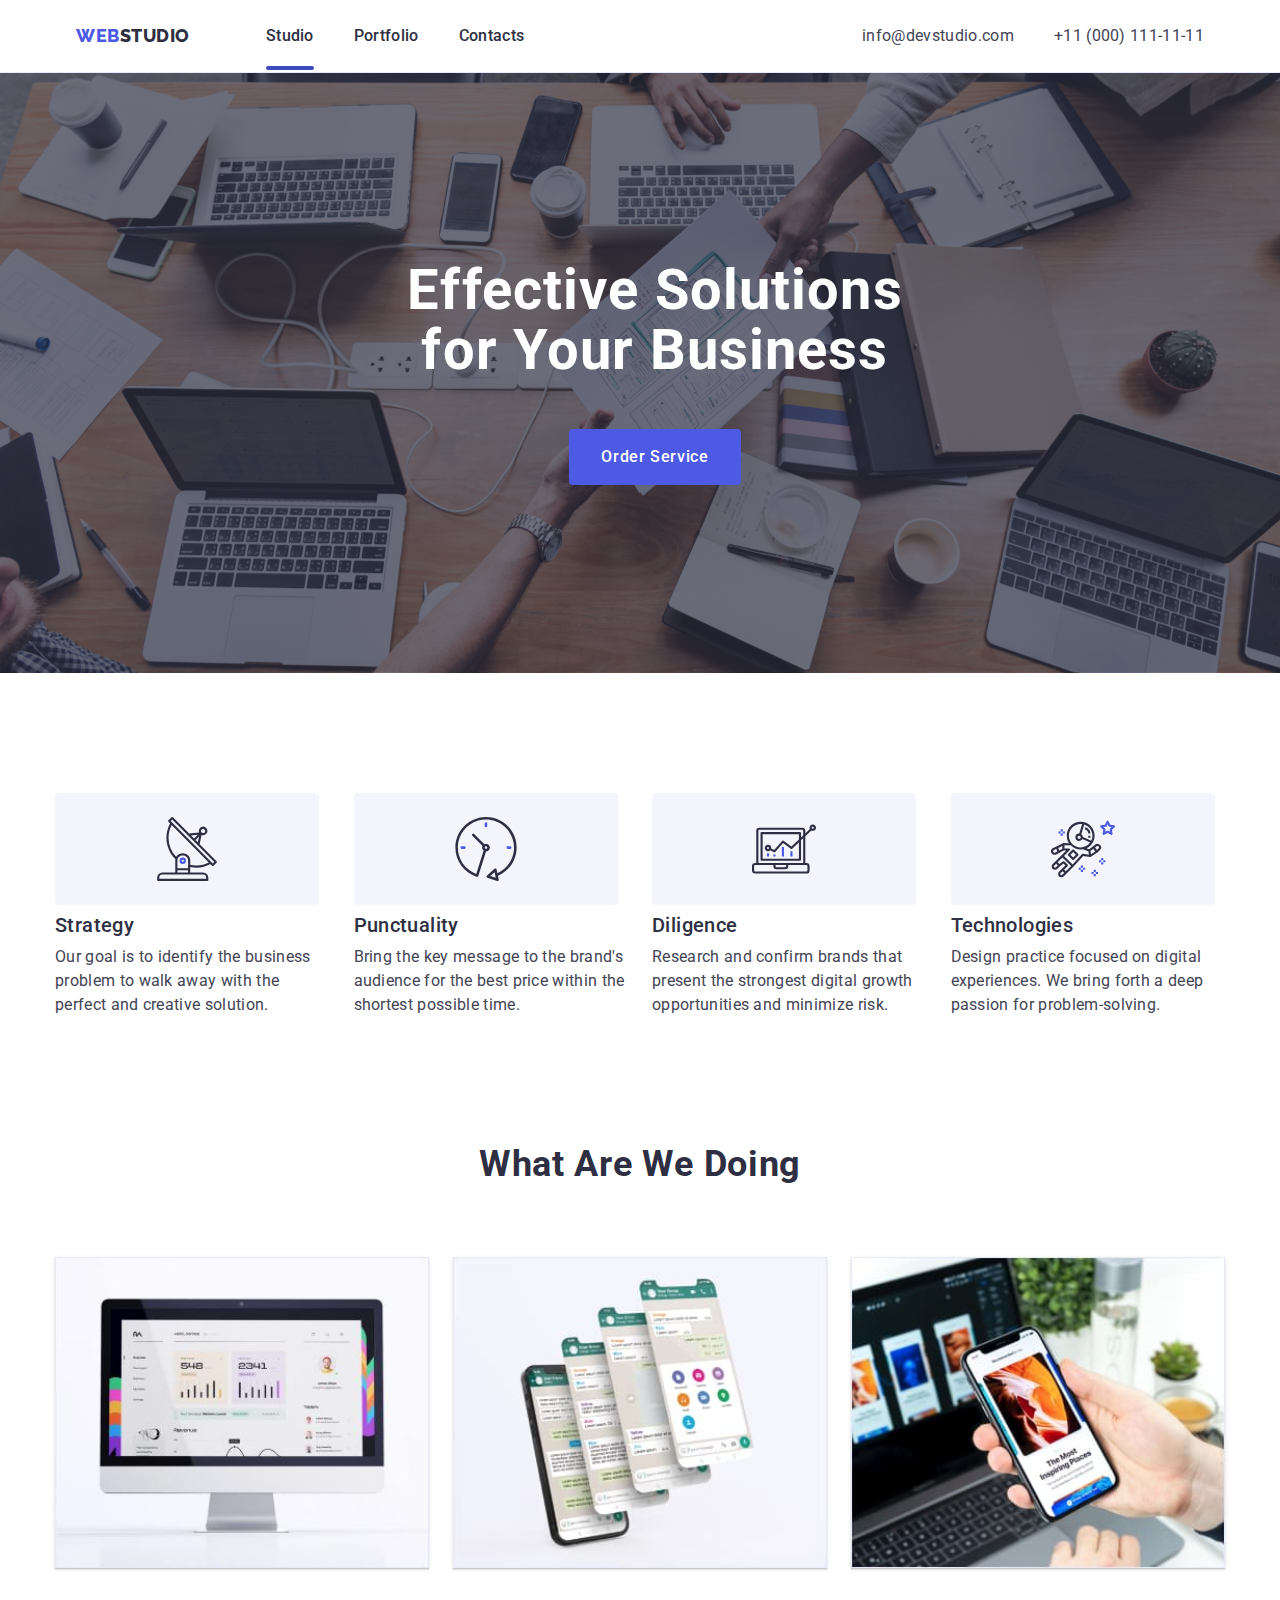
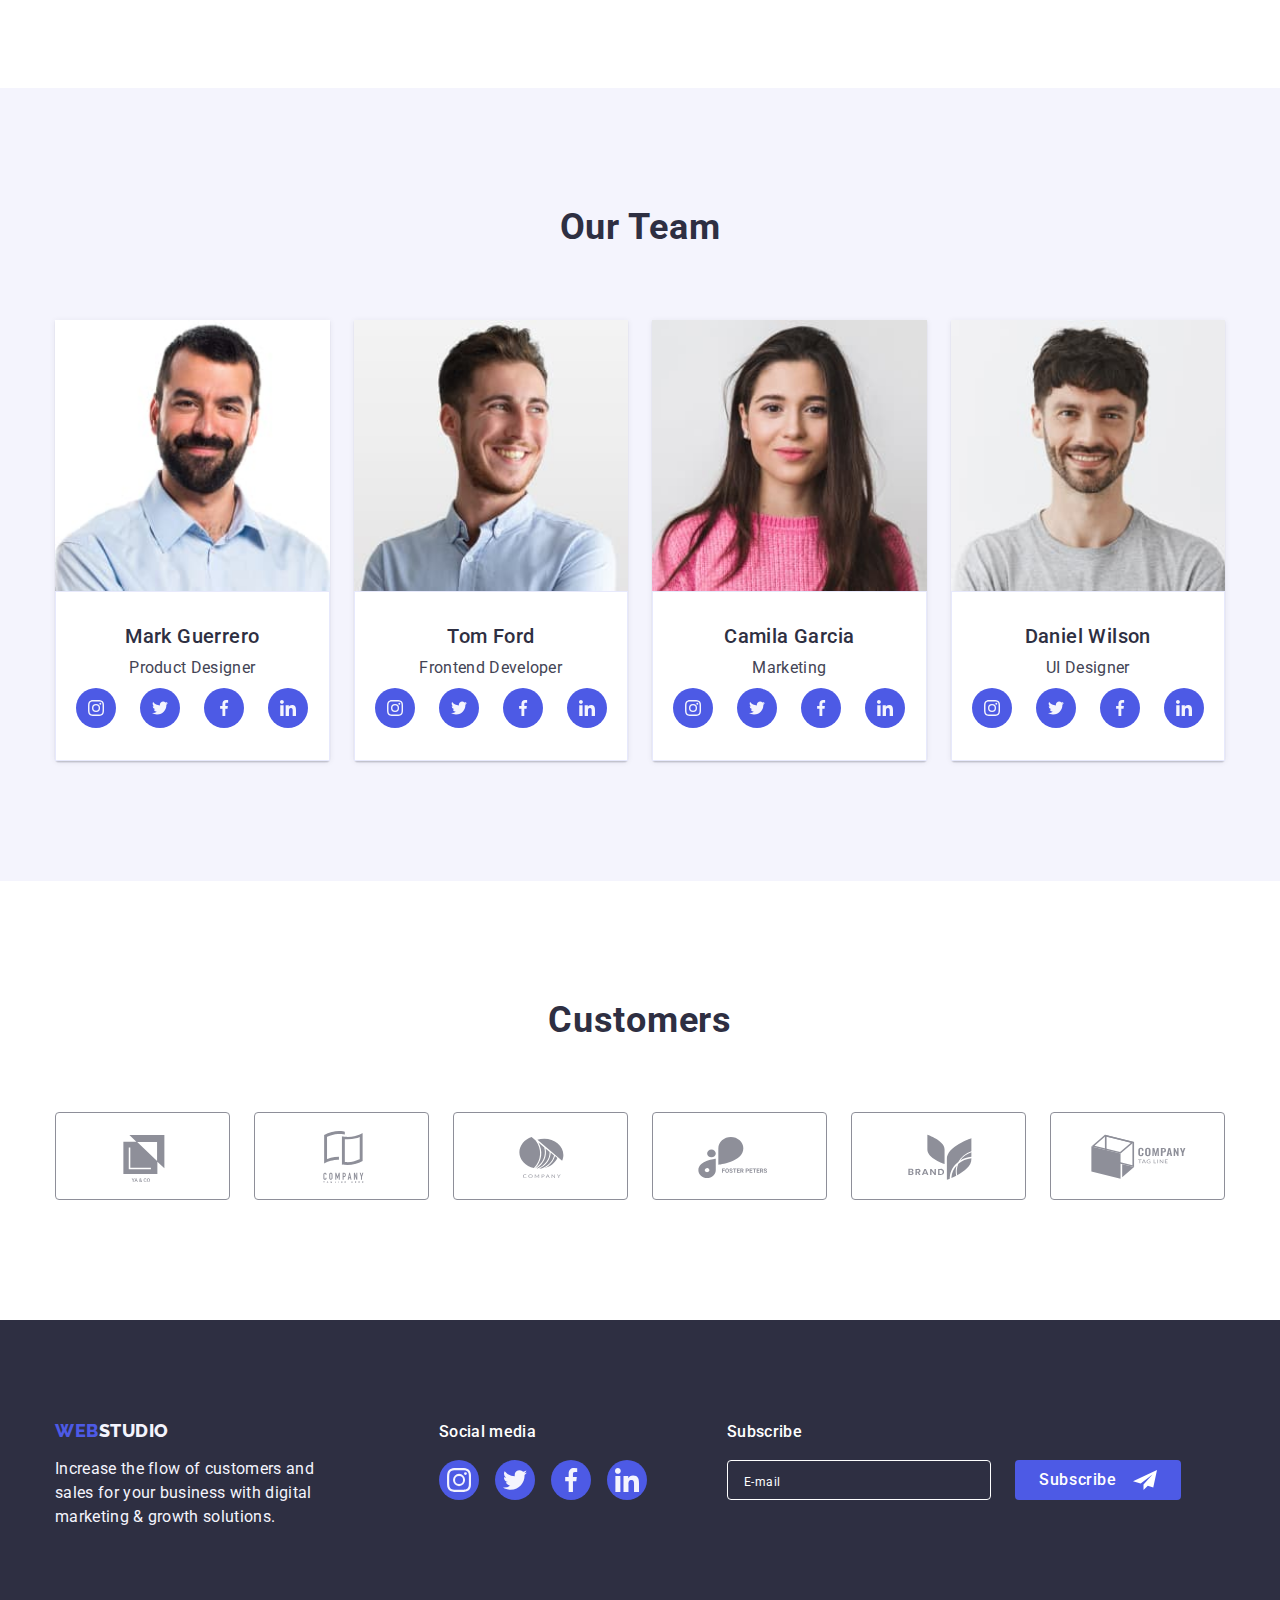
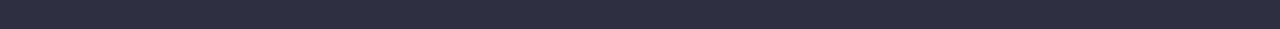
<file: index.html>
<!DOCTYPE html>
<html lang="en">
  <head>
    <meta charset="UTF-8" />
    <meta http-equiv="X-UA-Compatible" content="IE=edge" />
    <meta name="viewport" content="width=device-width, initial-scale=1.0" />
    <title>goit-markup-hw-05</title>
    <link
      rel="stylesheet"
      href="https://cdn.jsdelivr.net/npm/modern-normalize@1.1.0/modern-normalize.min.css"
    />
    <link rel="stylesheet" href="./css/styles.css" />
    <link rel="preconnect" href="https://fonts.googleapis.com" />
    <link rel="preconnect" href="https://fonts.gstatic.com" crossorigin />
    <link
      href="https://fonts.googleapis.com/css2?family=Raleway:wght@800&family=Roboto:wght@400;500;700;900&display=swap"
      rel="stylesheet"
    />
  </head>
  <body>
    <!-- header -->

    <header class="page-header">
      <div class="container page-header-container">
        <nav class="page-nav">
          <a class="logo link" href="./index.html"
            >Web<span class="studio">Studio</span></a
          >
          <ul class="menu list">
            <li class="link list header-li">
              <a class="color-link current link" href="./index.html">Studio</a>
            </li>
            <li class="link list header-li">
              <a class="color-link link-portf link" href="./portfolio.html"
                >Portfolio</a
              >
            </li>
            <li class="link list header-li">
              <a class="color-link link" href="">Contacts</a>
            </li>
          </ul>
        </nav>
        <address class="page-address">
          <ul class="social-links list">
            <li class="link list">
              <a
                class="color-link-address link"
                href="mailto:info@devstudio.com"
                >info@devstudio.com</a
              >
            </li>
            <li class="link list">
              <a class="link color-link-address" href="tel:+110001111111"
                >+11 (000) 111-11-11</a
              >
            </li>
          </ul>
        </address>
      </div>
    </header>

    <!-- Main -->

    <main>
      <section class="main-baner-bg">
        <div class="container">
          <div class="container baner-text-wraper">
            <h1 class="baner-text">Effective Solutions for Your Business</h1>
            <button class="main-btn" type="button" data-modal-open>
              Order Service
            </button>
          </div>
        </div>
      </section>

      <!-- list of skills -->

      <section class="skills-list">
        <div class="container">
          <h2 class="hidden" hidden>
            About Us
            <!-- (hide with css) -->
          </h2>
          <ul class="skills list">
            <li class="link list first-element">
              <div class="containers">
                <svg class="skill-list-dekor" width="64" height="64">
                  <use href="./images/icons.svg#icon-antenna-1"></use>
                </svg>
              </div>
              <h3 class="title-three">Strategy</h3>
              <p class="text-content">
                Our goal is to identify the business problem to walk away with
                the perfect and creative solution.
              </p>
            </li>
            <li class="link list first-element">
              <div class="containers">
                <svg class="skill-list-dekor" width="64" height="64">
                  <use href="./images/icons.svg#icon-clock-1"></use>
                </svg>
              </div>
              <h3 class="title-three">Punctuality</h3>
              <p class="text-content">
                Bring the key message to the brand's audience for the best price
                within the shortest possible time.
              </p>
            </li>
            <li class="link list first-element">
              <div class="containers">
                <svg class="skill-list-dekor" width="64" height="64">
                  <use href="./images/icons.svg#icon-diagram-1"></use>
                </svg>
              </div>
              <h3 class="title-three">Diligence</h3>
              <p class="text-content">
                Research and confirm brands that present the strongest digital
                growth opportunities and minimize risk.
              </p>
            </li>
            <li class="link list first-element">
              <div class="containers">
                <svg class="skill-list-dekor" width="64" height="64">
                  <use href="./images/icons.svg#icon-astronaut-1"></use>
                </svg>
              </div>
              <h3 class="title-three">Technologies</h3>
              <p class="text-content">
                Design practice focused on digital experiences. We bring forth a
                deep passion for problem-solving.
              </p>
            </li>
          </ul>
        </div>
      </section>

      <!-- What are we doing -->

      <section class="gallery-list">
        <div class="container">
          <h2 class="sub-title">What are we doing</h2>
          <ul class="list gallery">
            <li class="link-item link list">
              <img
                src="./images/modern1.jpg"
                alt="img"
                width="360"
                height="300"
              />
            </li>
            <li class="link-item link list">
              <img
                src="./images/modern2.jpg"
                alt="img"
                width="360"
                height="300"
              />
            </li>
            <li class="link-item link list">
              <img
                src="./images/modern3.jpg"
                alt="img"
                width="360"
                height="300"
              />
            </li>
          </ul>
        </div>
      </section>

      <!-- Our Team -->

      <section class="our-team">
        <div class="container">
          <h2 class="sub-title">Our Team</h2>
          <ul class="team list">
            <li class="link-item list one-element">
              <img
                src="./images/foto1.jpg"
                alt="Tom"
                width="264"
                height="260"
              />
              <div class="sub-title-wraper">
                <h3 class="title-three-our">Mark Guerrero</h3>
                <p class="text-content-our">Product Designer</p>
                <ul class="social-list list">
                  <li class="social-list-item">
                    <a class="social-list-link" href="#">
                      <svg class="social-list-icon" width="16" height="16">
                        <use href="./images/icons.svg#icon-instagram-2"></use>
                      </svg>
                    </a>
                  </li>
                  <li class="social-list-item">
                    <a class="social-list-link" href="">
                      <svg class="social-list-icon" width="16" height="16">
                        <use href="./images/icons.svg#icon-twitter-1"></use>
                      </svg>
                    </a>
                  </li>
                  <li class="social-list-item">
                    <a class="social-list-link" href="">
                      <svg class="social-list-icon" width="16" height="16">
                        <use href="./images/icons.svg#icon-facebook-1"></use>
                      </svg>
                    </a>
                  </li>
                  <li class="social-list-item">
                    <a class="social-list-link" href="">
                      <svg class="social-list-icon" width="16" height="16">
                        <use href="./images/icons.svg#icon-linkedin-1"></use>
                      </svg>
                    </a>
                  </li>
                </ul>
              </div>
            </li>
            <li class="link-item list one-element">
              <img
                src="./images/foto2.jpg"
                alt="mark"
                width="264"
                height="260"
              />
              <div class="sub-title-wraper">
                <h3 class="title-three-our">Tom Ford</h3>
                <p class="text-content-our">Frontend Developer</p>
                <ul class="social-list list">
                  <li class="social-list-item">
                    <a href="" class="social-list-link">
                      <svg class="social-list-icon" width="16" height="16">
                        <use href="./images/icons.svg#icon-instagram-2"></use>
                      </svg>
                    </a>
                  </li>
                  <li class="social-list-item">
                    <a href="" class="social-list-link">
                      <svg class="social-list-icon" width="16" height="16">
                        <use href="./images/icons.svg#icon-twitter-1"></use>
                      </svg>
                    </a>
                  </li>
                  <li class="social-list-item">
                    <a href="" class="social-list-link">
                      <svg class="social-list-icon" width="16" height="16">
                        <use href="./images/icons.svg#icon-facebook-1"></use>
                      </svg>
                    </a>
                  </li>
                  <li class="social-list-item">
                    <a href="" class="social-list-link">
                      <svg class="social-list-icon" width="16" height="16">
                        <use href="./images/icons.svg#icon-linkedin-1"></use>
                      </svg>
                    </a>
                  </li>
                </ul>
              </div>
            </li>
            <li class="link-item list one-element">
              <img
                src="./images/foto3.jpg"
                alt="Camila"
                width="264"
                height="260"
              />
              <div class="sub-title-wraper">
                <h3 class="title-three-our">Camila Garcia</h3>
                <p class="text-content-our">Marketing</p>
                <ul class="social-list list">
                  <li class="social-list-item">
                    <a href="" class="social-list-link">
                      <svg class="social-list-icon" width="16" height="16">
                        <use href="./images/icons.svg#icon-instagram-2"></use>
                      </svg>
                    </a>
                  </li>
                  <li class="social-list-item">
                    <a href="" class="social-list-link">
                      <svg class="social-list-icon" width="16" height="16">
                        <use href="./images/icons.svg#icon-twitter-1"></use>
                      </svg>
                    </a>
                  </li>
                  <li class="social-list-item">
                    <a href="" class="social-list-link">
                      <svg class="social-list-icon" width="16" height="16">
                        <use href="./images/icons.svg#icon-facebook-1"></use>
                      </svg>
                    </a>
                  </li>
                  <li class="social-list-item">
                    <a href="" class="social-list-link">
                      <svg class="social-list-icon" width="16" height="16">
                        <use href="./images/icons.svg#icon-linkedin-1"></use>
                      </svg>
                    </a>
                  </li>
                </ul>
              </div>
            </li>
            <li class="link-item list one-element">
              <img
                src="./images/foto4.jpg"
                alt="Daniel"
                width="264"
                height="260"
              />
              <div class="sub-title-wraper">
                <h3 class="title-three-our">Daniel Wilson</h3>
                <p class="text-content-our">UI Designer</p>
                <ul class="social-list list">
                  <li class="social-list-item">
                    <a href="" class="social-list-link">
                      <svg class="social-list-icon" width="16" height="16">
                        <use href="./images/icons.svg#icon-instagram-2"></use>
                      </svg>
                    </a>
                  </li>
                  <li class="social-list-item">
                    <a href="" class="social-list-link">
                      <svg class="social-list-icon" width="16" height="16">
                        <use href="./images/icons.svg#icon-twitter-1"></use>
                      </svg>
                    </a>
                  </li>
                  <li class="social-list-item">
                    <a href="" class="social-list-link">
                      <svg class="social-list-icon" width="16" height="16">
                        <use href="./images/icons.svg#icon-facebook-1"></use>
                      </svg>
                    </a>
                  </li>
                  <li class="social-list-item">
                    <a href="" class="social-list-link">
                      <svg class="social-list-icon" width="16" height="16">
                        <use href="./images/icons.svg#icon-linkedin-1"></use>
                      </svg>
                    </a>
                  </li>
                </ul>
              </div>
            </li>
          </ul>
        </div>
      </section>
      <section class="customers">
        <div class="container">
          <h2 class="sub-title-customers">Customers</h2>
          <ul class="sponsor-list list">
            <li class="sponsor-list-item">
              <a href="" class="sponsor-list-link">
                <svg class="sponsor-list-icon" width="104" height="56">
                  <use href="./images/logo-company.svg#icon-Logo"></use>
                </svg>
              </a>
            </li>
            <li class="sponsor-list-item">
              <a href="" class="sponsor-list-link">
                <svg class="sponsor-list-icon" width="104" height="56">
                  <use href="./images/logo-company.svg#icon-Logo1"></use>
                </svg>
              </a>
            </li>
            <li class="sponsor-list-item">
              <a href="" class="sponsor-list-link">
                <svg class="sponsor-list-icon" width="104" height="56">
                  <use href="./images/logo-company.svg#icon-Logo2"></use>
                </svg>
              </a>
            </li>
            <li class="sponsor-list-item">
              <a href="" class="sponsor-list-link">
                <svg class="sponsor-list-icon" width="104" height="56">
                  <use href="./images/logo-company.svg#icon-Logo3"></use>
                </svg>
              </a>
            </li>
            <li class="sponsor-list-item">
              <a href="" class="sponsor-list-link">
                <svg class="sponsor-list-icon" width="104" height="56">
                  <use href="./images/logo-company.svg#icon-Logo4"></use>
                </svg>
              </a>
            </li>
            <li class="sponsor-list-item">
              <a href="" class="sponsor-list-link">
                <svg class="sponsor-list-icon" width="104" height="56">
                  <use href="./images/logo-company.svg#icon-Logo5"></use>
                </svg>
              </a>
            </li>
          </ul>
        </div>
      </section>
    </main>

    <!-- footer -->

    <footer class="page-footer">
      <div class="container">
        <div class="footer-adress">
          <a class="logo-footer link" href="./index.html"
            >Web<span class="studio white">Studio</span></a
          >
          <p class="text-footer">
            Increase the flow of customers and sales for your business with
            digital marketing & growth solutions.
          </p>
        </div>
        <div class="social-media-list">
          <p class="title-three-footer">Social media</p>
          <ul class="footer-social-list list">
            <li class="footer-social-item">
              <a href="" class="footer-social-link">
                <svg class="footer-social-icon" width="24" height="24">
                  <use href="./images/icons.svg#icon-instagram-2"></use>
                </svg>
              </a>
            </li>
            <li class="footer-social-item">
              <a href="" class="footer-social-link">
                <svg class="footer-social-icon" width="24" height="24">
                  <use href="./images/icons.svg#icon-twitter-1"></use>
                </svg>
              </a>
            </li>
            <li class="footer-social-item">
              <a href="" class="footer-social-link">
                <svg class="footer-social-icon" width="24" height="24">
                  <use href="./images/icons.svg#icon-facebook-1"></use>
                </svg>
              </a>
            </li>
            <li class="footer-social-item">
              <a href="" class="footer-social-link">
                <svg class="footer-social-icon" width="24" height="24">
                  <use href="./images/icons.svg#icon-linkedin-1"></use>
                </svg>
              </a>
            </li>
          </ul>
        </div>
        <div class="footer-wrapper-right">
          <p class="footer-heading">Subscribe</p>
          <form class="footer-subscribe">
            <input
              type="text"
              class="footer-subscribe-input"
              name="user-email"
              placeholder="E-mail"
            />
            <button class="footer-subscribe-btn button">
              Subscribe
              <svg class="footer-subscribe-icon" width="24" height="24">
                <use href="./images/icons.svg#icon-plane"></use>
              </svg>
            </button>
          </form>
        </div>
      </div>
    </footer>

    <!-- Modal window -->

    <div class="backdrop is-hidden" data-modal>
      <div class="modal">
        <p></p>
        <button type="button" class="modal-close-btn" data-modal-close>
          <svg class="cross-icon" width="8" height="8">
            <use href="./images/icons.svg#cross-icon"></use>
          </svg>
        </button>
        <p class="modal-title">Leave your contacts and we will call you back</p>
        <form class="modal-form">
          <div class="modal-field">
            <label for="user-name" class="modal-field-text">Name</label>
            <div class="modal-field-wrapper">
              <input
                id="user-name"
                class="modal-field-input"
                type="text"
                name="user-name"
              />
              <svg class="modal-field-icon" width="18" height="24">
                <use href="./images/icons.svg#icon-name"></use>
              </svg>
            </div>
          </div>

          <div class="modal-field">
            <label for="user-phone" class="modal-field-text">Phone</label>
            <div class="modal-field-wrapper">
              <input
                id="user-phone"
                class="modal-field-input"
                type="text"
                name="user-phone"
              />
              <svg class="modal-field-icon" width="18" height="24">
                <use href="./images/icons.svg#icon-phone"></use>
              </svg>
            </div>
          </div>

          <div class="modal-field">
            <label for="user-email" class="modal-field-text">Email</label>
            <div class="modal-field-wrapper">
              <input
                id="user-email"
                class="modal-field-input"
                type="text"
                name="user-email"
              />
              <svg class="modal-field-icon" width="18" height="24">
                <use href="./images/icons.svg#icon-mail"></use>
              </svg>
            </div>
          </div>

          <div class="modal-comment">
            <label for="user-comment" class="modal-field-text">Comment</label>
            <textarea
              class="modal-field-comment"
              name="user-comment"
              id="user-comment"
              placeholder="Text input"
            ></textarea>
          </div>

          <div class="modal-field-checkbox">
            <input
              class="modal-checkbox visually-hidden"
              type="checkbox"
              name="checkbox"
              id="checkbox"
              value="true"
            />
            <label class="modal-checkbox-text" for="checkbox">
              <span class="modal-span">
                <svg class="modal-checkbox-icon" width="8" height="8">
                  <use href="./images/icons.svg#icon-checkbox"></use>
                </svg>
              </span>
              I accept the terms and conditions of the
              <a href="" class="modal-checkbox-link">Privacy Policy</a>
            </label>
          </div>

          <button class="modal-send-btn button" type="submit">Send</button>
        </form>
      </div>
    </div>

    <script src="./js/modal.js"></script>
  </body>
</html>
</file>
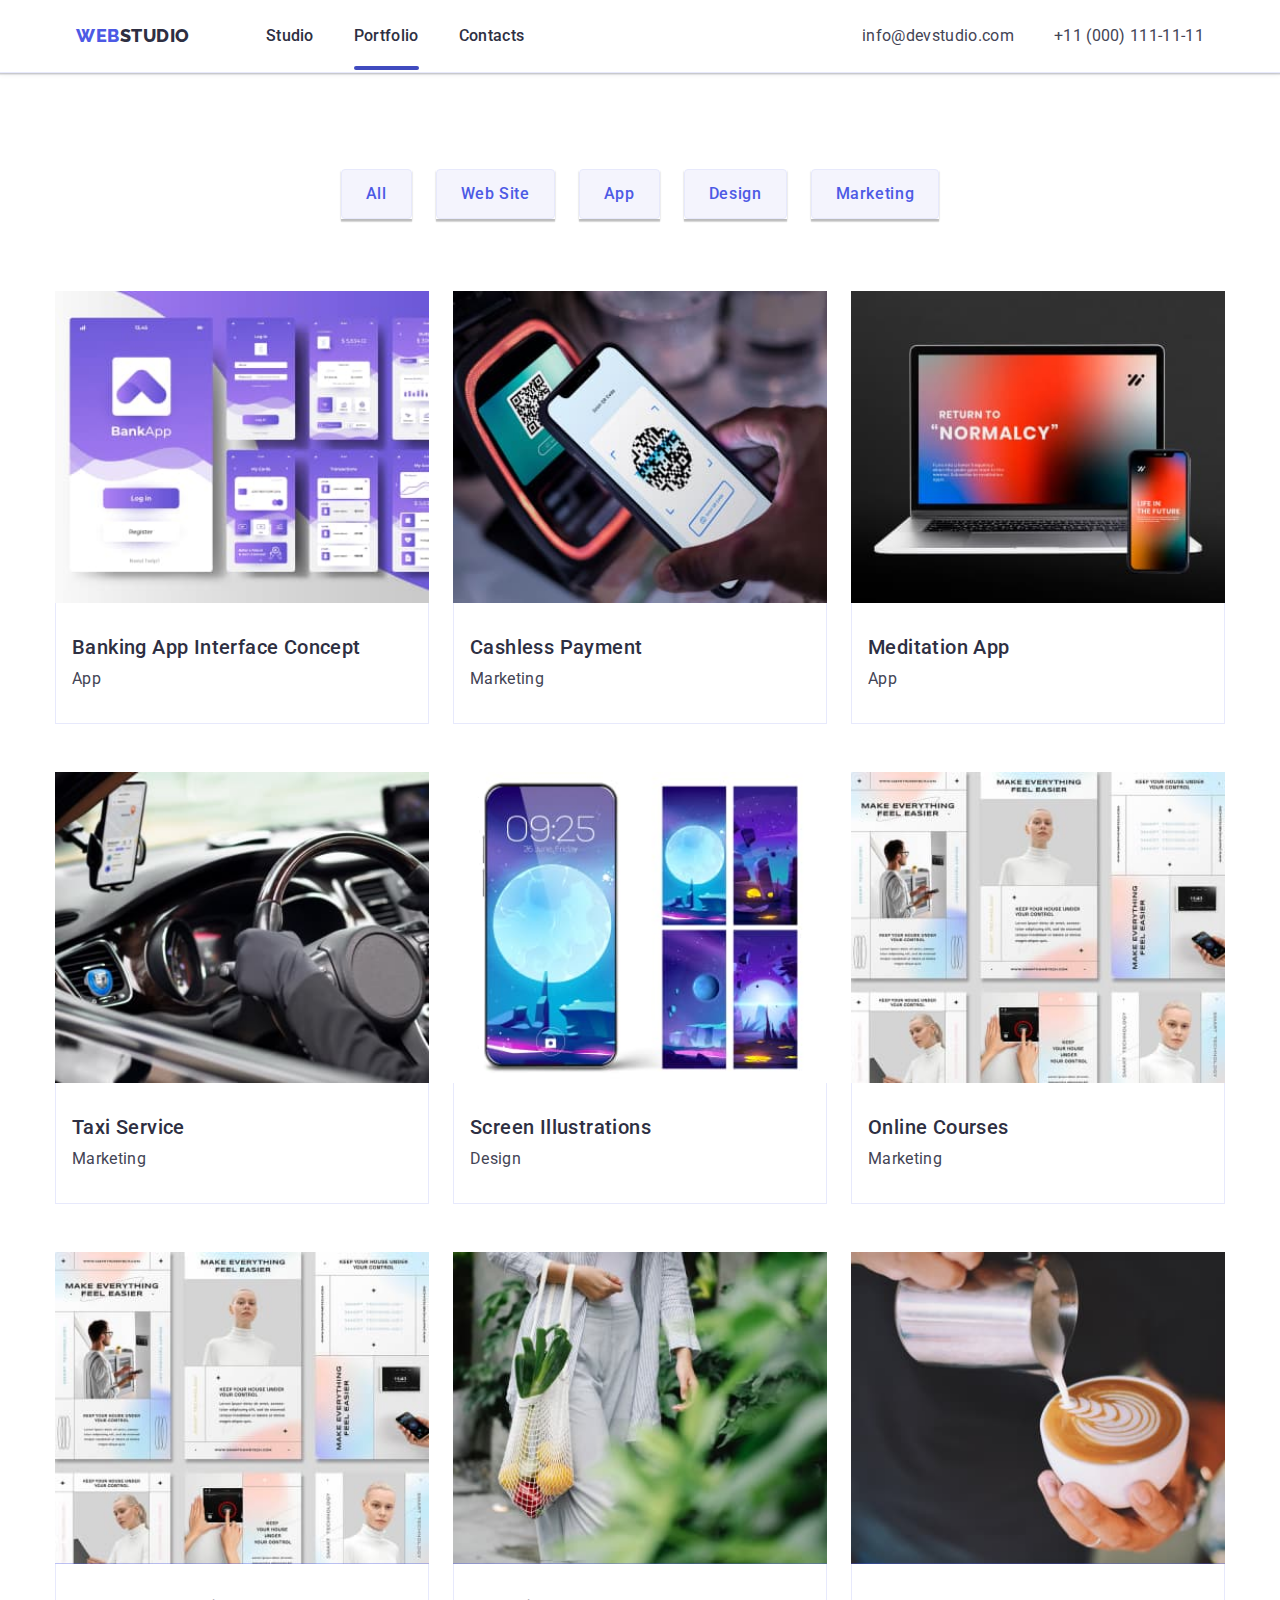
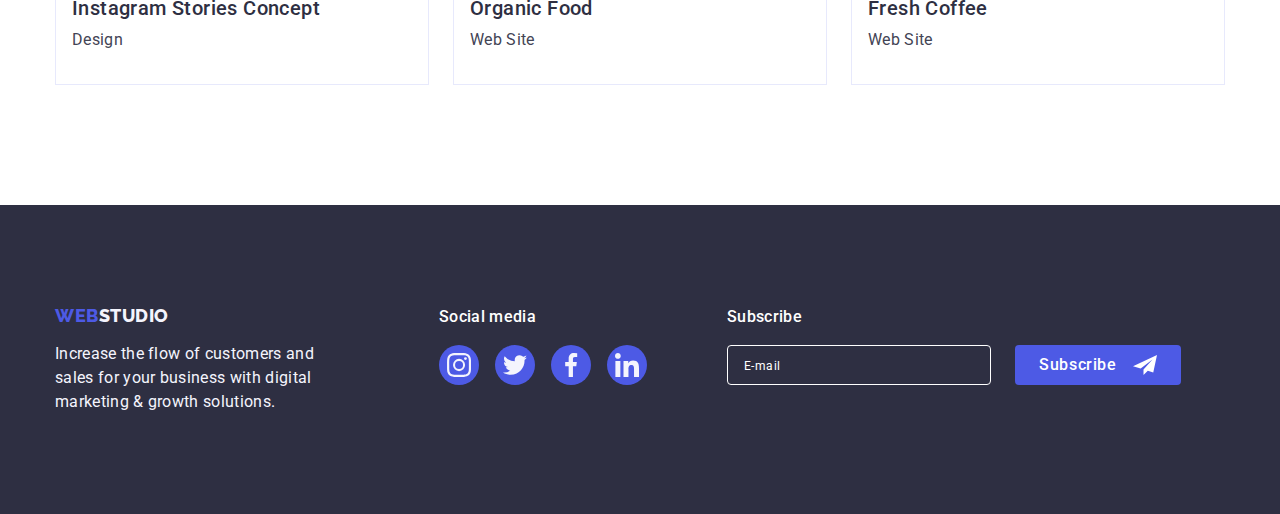
<file: portfolio.html>
<!DOCTYPE html>
<html lang="en">
  <head>
    <meta charset="UTF-8" />
    <meta http-equiv="X-UA-Compatible" content="IE=edge" />
    <meta name="viewport" content="width=device-width, initial-scale=1.0" />
    <title>Portfolio</title>
    <link
      rel="stylesheet"
      href="https://cdn.jsdelivr.net/npm/modern-normalize@1.1.0/modern-normalize.min.css"
    />
    <link rel="stylesheet" href="./css/styles.css" />
    <link rel="preconnect" href="https://fonts.googleapis.com" />
    <link rel="preconnect" href="https://fonts.gstatic.com" crossorigin />
    <link rel="preconnect" href="https://fonts.googleapis.com" />
    <link rel="preconnect" href="https://fonts.gstatic.com" crossorigin />
    <link
      href="https://fonts.googleapis.com/css2?family=Raleway:wght@800&family=Roboto:wght@400;500;700;900&display=swap"
      rel="stylesheet"
    />
  </head>

  <body>
    <!-- header -->

    <header class="page-header">
      <div class="container page-header-container">
        <nav class="page-nav">
          <a class="logo link" href="./index.html"
            >Web<span class="studio link">Studio</span></a
          >
          <ul class="menu list">
            <li class="list header-li">
              <a class="color-link link" href="./index.html">Studio</a>
            </li>
            <li class="list header-li">
              <a class="color-link current link" href="./portfolio.html"
                >Portfolio</a
              >
            </li>
            <li class="list header-li">
              <a class="color-link link" href="">Contacts</a>
            </li>
          </ul>
        </nav>
        <address class="page-address">
          <ul class="social-links list">
            <li class="list">
              <a
                class="color-link-address link"
                href="mailto:info@devstudio.com"
                >info@devstudio.com</a
              >
            </li>
            <li class="list">
              <a
                class="color-link-address link number-tel"
                href="tel:+110001111111"
                >+11 (000) 111-11-11</a
              >
            </li>
          </ul>
        </address>
      </div>
    </header>

    <!-- menu -->
    <main>
      <section class="menu-option">
        <div class="container">
          <h1 class="hidden" hidden>
            hidden About Us
            <!-- (hide with css) -->
          </h1>
          <ul class="button-list list">
            <li class="list btn-mode">
              <button type="button" class="btn">All</button>
            </li>
            <li class="list btn-mode">
              <button class="btn" type="button">Web Site</button>
            </li>
            <li class="list btn-mode">
              <button class="btn" type="button">App</button>
            </li>
            <li class="list btn-mode">
              <button class="btn" type="button">Design</button>
            </li>
            <li class="list btn-mode">
              <button class="btn" type="button">Marketing</button>
            </li>
          </ul>

          <!-- main content -->

          <ul class="list gallery-img-wraper">
            <li class="lists content-wraper-one">
              <a class="main-content link" href="#">
                <div class="list-img-overlay">
                  <img
                    src="./images/portfolio/img1.jpg"
                    alt="pictures"
                    width="360"
                  />
                  <p class="overlay">
                    14 Stylish and User-Friendly App Design Concepts · Task
                    Manager App · Calorie Tracker App · Exotic Fruit Ecommerce
                    App · Cloud Storage App
                  </p>
                </div>
                <div class="title-wraper">
                  <h2 class="title-two">Banking App Interface Concept</h2>
                  <p class="text-content-portf">App</p>
                </div>
              </a>
            </li>
            <li class="lists content-wraper-one">
              <a class="main-content link" href="#">
                <div class="list-img-overlay">
                  <img
                    src="./images/portfolio/img2.jpg"
                    alt="pictures"
                    width="360"
                  />
                  <p class="overlay">
                    14 Stylish and User-Friendly App Design Concepts · Task
                    Manager App · Calorie Tracker App · Exotic Fruit Ecommerce
                    App · Cloud Storage App
                  </p>
                </div>
                <div class="title-wraper">
                  <h2 class="title-two">Cashless Payment</h2>
                  <p class="text-content-portf">Marketing</p>
                </div>
              </a>
            </li>
            <li class="lists content-wraper-one">
              <a class="main-content link" href="#">
                <div class="list-img-overlay">
                  <img
                    src="./images/portfolio/img3.jpg"
                    alt="pictures"
                    width="360"
                  />
                  <p class="overlay">
                    14 Stylish and User-Friendly App Design Concepts · Task
                    Manager App · Calorie Tracker App · Exotic Fruit Ecommerce
                    App · Cloud Storage App
                  </p>
                </div>
                <div class="title-wraper">
                  <h2 class="title-two">Meditation App</h2>
                  <p class="text-content-portf">App</p>
                </div>
              </a>
            </li>
            <li class="lists content-wraper-one">
              <a class="main-content link" href="#">
                <div class="list-img-overlay">
                  <img
                    src="./images/portfolio/img4.jpg"
                    alt="pictures"
                    width="360"
                  />
                  <p class="overlay">
                    14 Stylish and User-Friendly App Design Concepts · Task
                    Manager App · Calorie Tracker App · Exotic Fruit Ecommerce
                    App · Cloud Storage App
                  </p>
                </div>
                <div class="title-wraper">
                  <h2 class="title-two">Taxi Service</h2>
                  <p class="text-content-portf">Marketing</p>
                </div>
              </a>
            </li>
            <li class="lists content-wraper-one">
              <a class="main-content link" href="#">
                <div class="list-img-overlay">
                  <img
                    src="./images/portfolio/img5.jpg"
                    alt="pictures"
                    width="360"
                  />
                  <p class="overlay">
                    14 Stylish and User-Friendly App Design Concepts · Task
                    Manager App · Calorie Tracker App · Exotic Fruit Ecommerce
                    App · Cloud Storage App
                  </p>
                </div>
                <div class="title-wraper">
                  <h2 class="title-two">Screen Illustrations</h2>
                  <p class="text-content-portf">Design</p>
                </div>
              </a>
            </li>
            <li class="lists content-wraper-one">
              <a class="main-content link" href="#">
                <div class="list-img-overlay">
                  <img
                    src="./images/portfolio/img7.jpg"
                    alt="pictures"
                    width="360"
                  />
                  <p class="overlay">
                    14 Stylish and User-Friendly App Design Concepts · Task
                    Manager App · Calorie Tracker App · Exotic Fruit Ecommerce
                    App · Cloud Storage App
                  </p>
                </div>
                <div class="title-wraper">
                  <h2 class="title-two">Online Courses</h2>
                  <p class="text-content-portf">Marketing</p>
                </div>
              </a>
            </li>
            <li class="lists content-wraper-one">
              <a class="main-content link" href="#">
                <div class="list-img-overlay">
                  <img
                    src="./images/portfolio/img7.jpg"
                    alt="pictures"
                    width="360"
                  />
                  <p class="overlay">
                    14 Stylish and User-Friendly App Design Concepts · Task
                    Manager App · Calorie Tracker App · Exotic Fruit Ecommerce
                    App · Cloud Storage App
                  </p>
                </div>
                <div class="title-wraper">
                  <h2 class="title-two">Instagram Stories Concept</h2>
                  <p class="text-content-portf">Design</p>
                </div>
              </a>
            </li>
            <li class="lists content-wraper-one">
              <a class="main-content link" href="#">
                <div class="list-img-overlay">
                  <img
                    src="./images/portfolio/img8.jpg"
                    alt="pictures"
                    width="360"
                  />
                  <p class="overlay">
                    14 Stylish and User-Friendly App Design Concepts · Task
                    Manager App · Calorie Tracker App · Exotic Fruit Ecommerce
                    App · Cloud Storage App
                  </p>
                </div>
                <div class="title-wraper">
                  <h2 class="title-two">Organic Food</h2>
                  <p class="text-content-portf">Web Site</p>
                </div>
              </a>
            </li>
            <li class="lists content-wraper-one">
              <a class="main-content link" href="#">
                <div class="list-img-overlay">
                  <img
                    src="./images/portfolio/img9.jpg"
                    alt="pictures"
                    width="360"
                  />
                  <p class="overlay">
                    14 Stylish and User-Friendly App Design Concepts · Task
                    Manager App · Calorie Tracker App · Exotic Fruit Ecommerce
                    App · Cloud Storage App
                  </p>
                </div>
                <div class="title-wraper">
                  <h2 class="title-two">Fresh Coffee</h2>
                  <p class="text-content-portf">Web Site</p>
                </div>
              </a>
            </li>
          </ul>
        </div>
      </section>
    </main>
    <!-- footer -->

    <footer class="page-footer">
      <div class="container">
        <div class="footer-adress">
          <a class="logo-footer link" href="./index.html"
            >Web<span class="studio white link">Studio</span></a
          >
          <p class="text-footer">
            Increase the flow of customers and sales for your business with
            digital marketing & growth solutions.
          </p>
        </div>
        <div class="social-media-list">
          <p class="title-three-footer">Social media</p>
          <ul class="footer-social-list list">
            <li class="footer-social-item">
              <a href="" class="footer-social-link">
                <svg class="footer-social-icon" width="24" height="24">
                  <use href="./images/icons.svg#icon-instagram-2"></use>
                </svg>
              </a>
            </li>
            <li class="footer-social-item">
              <a href="" class="footer-social-link">
                <svg class="footer-social-icon" width="24" height="24">
                  <use href="./images/icons.svg#icon-twitter-1"></use>
                </svg>
              </a>
            </li>
            <li class="footer-social-item">
              <a href="" class="footer-social-link">
                <svg class="footer-social-icon" width="24" height="24">
                  <use href="./images/icons.svg#icon-facebook-1"></use>
                </svg>
              </a>
            </li>
            <li class="footer-social-item">
              <a href="" class="footer-social-link">
                <svg class="footer-social-icon" width="24" height="24">
                  <use href="./images/icons.svg#icon-linkedin-1"></use>
                </svg>
              </a>
            </li>
          </ul>
        </div>
        <div class="footer-wrapper-right">
          <p class="footer-heading">Subscribe</p>
          <form class="footer-subscribe">
            <input
              type="text"
              class="footer-subscribe-input"
              name="user-email"
              placeholder="E-mail"
            />
            <button class="footer-subscribe-btn button">
              Subscribe
              <svg class="footer-subscribe-icon" width="24" height="24">
                <use href="./images/icons.svg#icon-plane"></use>
              </svg>
            </button>
          </form>
        </div>
      </div>
    </footer>
  </body>
</html>
</file>
<file: css/styles.css>
/*!================== Body style=============== */

:root {
  --background-color: #ffffff;
  --heading-main-color: #2e2f42;
  --bg-btn-white: #f4f4fd;
  --p-text-color: #434455;
  --btn-bg-color: #4d5ae5;
  --btn-color-x: #e7e9fc;
  --link-color-x: #8e8f99;
}

body {
  font-family: "Roboto", sans-serif;
  color: #434455;
  background-color: var(--background-color);
}

.list {
  list-style: none;
}

.link {
  text-decoration: none;
}

h1,
h2,
h3,
h4,
h5,
p {
  margin-top: 0;
  margin-bottom: 0;
  padding-left: 0;
}

ul,
ol {
  margin-top: 0;
  margin-bottom: 0;
  padding-left: 0;
}

img {
  display: block;
  min-width: 100%;
  height: auto;
  width: 100%;
}

/*!================ Header style================== */

.container {
  width: 1200px;
  margin-left: auto;
  margin-right: auto;
  padding-left: 15px;
  padding-right: 15px;
}

.page-header-container {
  display: flex;
  width: 1158px;
}

.page-header {
  border-bottom: 1px solid #e7e9fc;
  box-shadow: 0px 2px 1px rgba(46, 47, 66, 0.08),
    0px 1px 1px rgba(46, 47, 66, 0.16), 0px 1px 6px rgba(46, 47, 66, 0.08);
}

.page-nav {
  display: flex;
  align-items: center;
}

.current {
  position: relative;
  color: #404bbf;
}

.current::after {
  display: inline-block;
  content: "";
  position: absolute;
  left: 0;
  bottom: -1px;
  width: 100%;
  height: 4px;
  color: #404bbf;
  background-color: #404bbf;
  border-radius: 2px;
}

.menu {
  display: flex;
  align-items: center;
  gap: 40px;
}

.header-li {
  padding: 24px 0;
}

.social-links {
  display: flex;
  gap: 40px;
}

.logo {
  font-family: "Raleway", sans-serif;
  font-style: normal;
  font-weight: 800;
  font-size: 18px;
  line-height: 1.17;
  display: inline-block;
  align-items: center;
  letter-spacing: 0.03em;
  text-transform: uppercase;
  color: #4d5ae5;
  margin-right: 76px;
  padding: 24px 0;
}

.logo-footer {
  font-family: "Raleway", sans-serif;
  font-style: normal;
  font-weight: 800;
  font-size: 18px;
  line-height: 1.17;
  display: inline-block;
  align-items: center;
  letter-spacing: 0.03em;
  text-transform: uppercase;
  color: #4d5ae5;
  margin-bottom: 16px;
}

.studio {
  font-family: "Raleway", sans-serif;
  color: var(--heading-main-color);
}

.color-link {
  font-style: normal;
  font-weight: 500;
  font-size: 16px;
  line-height: 1.5;
  letter-spacing: 0.02em;
  padding: 24px 0;
  position: relative;
  transition: color 250ms cubic-bezier(0.4, 0, 0.2, 1);
  color: var(--heading-main-color);
}

.color-link:hover::after {
  transform: scaleX(1);
  transition-duration: 250ms;
  transition-timing-function: cubic-bezier(0.4, 0, 0.2, 1);
}

.color-link-address {
  font-weight: 400;
  font-size: 16px;
  line-height: 1.5;
  letter-spacing: 0.02em;
  padding: 24px 0;
  color: var(--p-text-color);
  color: 250ms cubic-bezier(0.4, 0, 0.2, 1);
}

.social-links .color-link {
  color: #434455;
}

.social-links .color-link:hover,
.social-links .color-link:focus {
  color: #404bbf;
  transition-duration: 250ms;
  transition-timing-function: cubic-bezier(0.4, 0, 0.2, 1);
}

.color-link-address:hover,
.color-link-address:focus {
  color: #404bbf;
  transition-duration: 250ms;
  transition-timing-function: cubic-bezier(0.4, 0, 0.2, 1);
}

.menu .color-link:hover,
.menu .color-link:focus {
  color: #404bbf;
  transition-duration: 250ms;
  transition-timing-function: cubic-bezier(0.4, 0, 0.2, 1);
}

.btn:hover,
.btn:focus {
  background-color: #404bbf;
  color: #ffffff;
  border: 1px solid transparent;
  transition-duration: 250ms;
  transition-timing-function: cubic-bezier(0.4, 0, 0.2, 1);
}

.btn {
  font-family: inherit;
  font-style: normal;
  font-weight: 500;
  font-size: 16px;
  line-height: 1.5;
  letter-spacing: 0.04em;
  color: #4d5ae5;
  background-color: var(--bg-btn-white);
  cursor: pointer;
  border-radius: 4px;
  display: block;
  padding: 12px 24px;
  border: 1px solid var(--btn-color-x);
  transition: color 250ms cubic-bezier(0.4, 0, 0.2, 1),
    background-color 250ms cubic-bezier(0.4, 0, 0.2, 1),
    border-color 250ms cubic-bezier(0.4, 0, 0.2, 1),
    box-shadow 250ms cubic-bezier(0.4, 0, 0.2, 1);
}

.btn:hover,
.btn:focus {
  box-shadow: 0px 3px 1px rgba(0, 0, 0, 0.1), 0px 2px 1px rgba(0, 0, 0, 0.08),
    0px 2px 2px rgba(0, 0, 0, 0.12);
  transition-duration: 250ms;
  transition-timing-function: cubic-bezier(0.4, 0, 0.2, 1);
}

/*!================ Main=============== */

.main-btn:hover,
.main-btn:focus {
  background: #404bbf;
  transition-duration: 250ms;
  transition-timing-function: cubic-bezier(0.4, 0, 0.2, 1);
}

.baner-text {
  font-weight: 700;
  font-size: 56px;
  line-height: 1.07;
  text-align: center;
  letter-spacing: 0.02em;
  max-width: 496px;
  margin: 0 auto;
  color: var(--background-color);
}

.main-btn {
  font-family: inherit;
  font-style: normal;
  font-weight: 500;
  font-size: 16px;
  line-height: 1.5;
  letter-spacing: 0.04em;
  color: #ffffff;
  background-color: var(--btn-bg-color);
  cursor: pointer;
  margin: 0 auto;
  margin-top: 48px;
  padding: 16px 32px;
  border-radius: 4px;
  border: none;
  min-width: 169px;
  height: 56px;
  display: block;
  transition: background-color 250ms cubic-bezier(0.4, 0, 0.2, 1);
}

.main-baner-bg {
  padding: 188px 0;
  background-image: linear-gradient(
      rgba(46, 47, 66, 0.7),
      rgba(46, 47, 66, 0.7)
    ),
    url(../images/people-office.jpg);
  background-repeat: no-repeat;
  max-width: 1440px;
  margin-left: auto;
  margin-right: auto;
  background-size: cover;

  background-position: center;
}

/*!================= list of skills================= */

.skills-list {
  padding-top: 120px;
  padding-bottom: 120px;
}

.skills {
  display: flex;
  flex-wrap: wrap;
  gap: 24px;
}

.first-element {
  width: calc((100% - 72px) / 4);
}

.list h3 {
  font-style: normal;
  font-weight: 500;
  font-size: 20px;
  line-height: 1.2;
  letter-spacing: 0.02em;
  color: var(--heading-main-color);
}

.text-content {
  font-style: normal;
  font-weight: 400;
  font-size: 16px;
  line-height: 1.5;
  letter-spacing: 0.02em;
  /* text-align: center; */
  margin-bottom: 8px;
  color: var(--p-text-color);
}

.text-content-our {
  font-style: normal;
  font-weight: 400;
  font-size: 16px;
  line-height: 1.5;
  letter-spacing: 0.02em;
  text-align: center;
  margin-bottom: 8px;
  color: var(--p-text-color);
}

.text-content-portf {
  font-style: normal;
  font-weight: 400;
  font-size: 16px;
  line-height: 1.5;
  letter-spacing: 0.02em;
  color: var(--p-text-color);
}

.containers {
  display: flex;
  width: 264px;
  height: 112px;
  justify-content: center;
  align-items: center;
  border: 2px black;
  border-radius: 4px;
  margin-bottom: 8px;
  background-color: #f4f4fd;
}

.skill-list-dekor {
  width: 64px;
  height: 64px;
  margin: auto;
}

/*!=================== What are we doing============== */

.link-item {
  background-color: #ffffff;
  width: calc((100% - 48px) / 3);
  box-shadow: 0px 1px 6px rgba(46, 47, 66, 0.08),
    0px 1px 1px rgba(46, 47, 66, 0.16), 0px 2px 1px rgba(46, 47, 66, 0.08);
}
.title-two {
  font-style: normal;
  font-weight: 500;
  font-size: 20px;
  line-height: 1.2;
  letter-spacing: 0.02em;
  text-transform: capitalize;
  margin-bottom: 8px;
  color: var(--heading-main-color);
}

.title-three {
  font-style: normal;
  font-weight: 500;
  font-size: 20px;
  line-height: 1.2;
  letter-spacing: 0.02em;
  /* text-align: center; */
  margin-bottom: 8px;
  color: var(--heading-main-color);
}

.title-three-our {
  font-style: normal;
  font-weight: 500;
  font-size: 20px;
  line-height: 1.2;
  letter-spacing: 0.02em;
  text-align: center;
  margin-bottom: 8px;
  color: var(--heading-main-color);
}

.gallery {
  display: flex;
  flex-wrap: wrap;
  gap: 24px;
}

.gallery-list {
  padding-bottom: 120px;
}

/*! +===============Our Team================= */
.our-team {
  background-color: #f4f4fd;
  padding: 120px 0;
}

.one-element {
  width: calc((100% - 72px) / 4);
  border-radius: 0px 0px 4px 4px;
}

.team {
  display: flex;
  flex-wrap: wrap;
  gap: 24px;
}

.sub-title {
  font-size: 36px;
  line-height: 1.11;
  text-align: center;
  text-transform: capitalize;
  letter-spacing: 0.02em;
  margin-bottom: 72px;
  color: var(--heading-main-color);
}

.sub-title-wraper {
  padding: 32px 0px;
  border: 1px solid #e7e9fc;
}

.social-list-icon {
  fill: var(--bg-btn-white);
}

/* footer */

.footer-subscribe-btn {
  display: flex;
  align-items: center;
  justify-content: center;
  background-color: #4d5ae5;
  padding: 8px 24px;
  font-weight: 500;
  font-size: 16px;
  line-height: 1.5;
  letter-spacing: 0.04em;
  color: #ffffff;
  border-radius: 4px;
  cursor: pointer;
  border: none;
  transition: background-color 250ms cubic-bezier(0.4, 0, 0.2, 1);
}

.footer-subscribe-input {
  width: 264px;
  height: 40px;
  background-color: transparent;
  border: 1px solid #ffffff;
  border-radius: 4px;
  padding: 8px 16px;
  color: #ffffff;
}

.footer-wrapper-right {
  margin-left: 80px;
}

.footer-subscribe {
  display: flex;
  gap: 24px;
}

.footer-subscribe-icon {
  margin-left: 16px;
}

.footer-heading {
  margin-bottom: 16px;
  font-weight: 500;
  font-size: 16px;
  line-height: 1.5;
  letter-spacing: 0.02em;
  color: #ffffff;
}

.footer-subscribe-input::placeholder {
  font-size: 12px;
  line-height: 2;
  letter-spacing: 0.04em;
  color: #ffffff;
}

.footer-subscribe-btn:hover,
.footer-subscribe-btn:focus {
  background-color: #404bbf;
}

.page-footer {
  background-color: #2e2f42;
  padding-top: 100px;
  padding-bottom: 100px;
}

.footer-wraper {
  width: 262px;
}

.page-address {
  font-style: normal;
  margin-left: auto;
  padding: 24px 0;
}

.white {
  color: #f4f4fd;
}

.page-footer a {
  text-decoration: none;
}

.text-footer {
  font-style: normal;
  font-weight: 400;
  font-size: 16px;
  line-height: 1.5;
  letter-spacing: 0.02em;
  max-width: 264px;
  color: #f4f4fd;
}

.button-list {
  display: flex;
  justify-content: center;
  gap: 24px;
  margin-bottom: 72px;
}
.btn-mode {
  box-shadow: 0px 3px 1px rgba(0, 0, 0, 0.1), 0px 2px 1px rgba(0, 0, 0, 0.08),
    0px 2px 2px rgba(0, 0, 0, 0.12);
}

.gallery-img-wraper {
  display: flex;
  flex-wrap: wrap;
  justify-content: center;
  gap: 24px;
  row-gap: 48px;
}

.title-wraper {
  padding: 32px 16px;
  border: 1px solid #e7e9fc;
  border-top: none;
  text-align: start;
}

.menu-option {
  padding: 96px 0 120px;
}

.content-wraper-one {
  width: calc((100% - 48px) / 3);
}

.list-img-overlay {
  position: relative;
  overflow: hidden;
}

.overlay {
  position: absolute;
  left: 0;
  top: 0;
  width: 100%;
  height: 100%;
  font-size: 16px;
  line-height: 1.5;
  letter-spacing: 0.02em;
  padding-top: 40px;
  padding-left: 32px;
  padding-right: 32px;
  overflow: auto;
  transform: translate(0, 100%);
  transition: transform 250ms linear;
  color: #f4f4fd;
  background-color: #4d5ae5;
}

.lists:hover .overlay {
  transform: translate(0, 0);
}

.lists .main-content {
  display: block;
}

.main-content {
  transition: box-shadow 250ms cubic-bezier(0.4, 0, 0.2, 1);
}

.main-content:hover,
.main-content:focus {
  box-shadow: 0px 1px 6px rgba(46, 47, 66, 0.08),
    0px 1px 1px rgba(46, 47, 66, 0.16), 0px 2px 1px rgba(46, 47, 66, 0.08);
  transition-duration: 250ms;
  transition-timing-function: cubic-bezier(0.4, 0, 0.2, 1);
}

.content-wraper-one:hover,
.content-wraper-one:focus {
  box-shadow: 0px 1px 6px rgba(46, 47, 66, 0.08),
    0px 1px 1px rgba(46, 47, 66, 0.16), 0px 2px 1px rgba(46, 47, 66, 0.08);
  transition-duration: 250ms;
  transition-timing-function: cubic-bezier(0.4, 0, 0.2, 1);
}

.social-list-link {
  display: flex;
  justify-content: center;
  align-items: center;
  width: 40px;
  height: 40px;
  border-radius: 50%;
  background-color: #4d5ae5;
  transition: background-color 250ms cubic-bezier(0.4, 0, 0.2, 1);
}

.social-list-link:hover,
.social-list-link:focus {
  background-color: #404bbf;
  transition-duration: 250ms;
  transition-timing-function: cubic-bezier(0.4, 0, 0.2, 1);
}

.social-list {
  display: flex;
  justify-content: center;
  gap: 24px;
}

.customers {
  padding: 120px 0;
}

.sub-title-customers {
  font-size: 36px;
  line-height: 1.1;
  text-align: center;
  text-transform: capitalize;
  letter-spacing: 0.02em;
  margin-bottom: 72px;
  color: var(--heading-main-color);
}

.sponsor-list-link {
  display: flex;
  justify-content: center;
  align-items: center;
  /* width: 168px; */
  width: 100%;
  height: 88px;
  border: 1px solid #8e8f99;
  border-radius: 4px;
  color: var(--link-color-x);
  transition: border-color 250ms cubic-bezier(0.4, 0, 0.2, 1),
    color 250ms cubic-bezier(0.4, 0, 0.2, 1);
}

.sponsor-list {
  display: flex;
  justify-content: center;
  align-items: center;
  gap: 24px;
}
.sponsor-list-link:hover,
.sponsor-list-link:focus {
  border: 1px solid #404bbf;
  color: #404bbf;
  transition-duration: 250ms;
  transition-timing-function: cubic-bezier(0.4, 0, 0.2, 1);
}

.sponsor-list-icon {
  fill: currentColor;
}

.sponsor-list-item {
  width: calc((100% - 120px) / 6);
}

.sponsor-list-icon:hover,
.sponsor-list-icon:focus {
  fill: #404bbf;
  transition-duration: 250ms;
  transition-timing-function: cubic-bezier(0.4, 0, 0.2, 1);
}

.footer-social-link {
  display: flex;
  width: 40px;
  height: 40px;
  border-radius: 50%;
  justify-content: center;
  align-items: center;
  background-color: #4d5ae5;
  transition: background-color 250ms cubic-bezier(0.4, 0, 0.2, 1);
}

.footer-social-link:hover,
.footer-social-link:focus {
  background-color: #31d0aa;
  transition-duration: 250ms;
  transition-timing-function: cubic-bezier(0.4, 0, 0.2, 1);
}

.social-media-list {
  width: 208px;
  height: 80px;
}

.footer-social-list {
  display: flex;
  gap: 16px;
}
.footer-social-icon {
  fill: var(--bg-btn-white);
}

.page-footer > .container {
  display: flex;
  align-items: baseline;
}
.footer-adress {
  margin-right: 120px;
}
.title-three-footer {
  font-family: "Roboto";
  font-style: normal;
  font-weight: 500;
  font-size: 16px;
  line-height: 1.5;
  margin-bottom: 16px;
  letter-spacing: 0.02em;
  color: #ffffff;
}

/* /*!------------Modal window---------*/

.backdrop {
  position: fixed;
  top: 0;
  left: 0;
  width: 100%;
  height: 100%;
  transition: opacity 250ms cubic-bezier(0.4, 0, 0.2, 1),
    visibility 250ms cubic-bezier(0.4, 0, 0.2, 1);
  background-color: rgba(46, 47, 66, 0.4);
}

.backdrop.is-hidden {
  opacity: 0;
  pointer-events: none;
  visibility: hidden;
}

.modal {
  position: absolute;
  top: 50%;
  left: 50%;
  transform: translate(-50%, -50%);
  padding: 72px 24px 24px 24px;

  min-width: 408px;
  min-height: 576px;
  background: #fcfcfc;
  box-shadow: 0px 1px 1px rgba(0, 0, 0, 0.14), 0px 1px 3px rgba(0, 0, 0, 0.12),
    0px 2px 1px rgba(0, 0, 0, 0.2);
  border-radius: 4px;

  transition: transform 250ms cubic-bezier(0.4, 0, 0.2, 1);
}

.modal-close-btn {
  position: absolute;
  top: 24px;
  right: 24px;

  display: flex;
  align-items: center;
  justify-content: center;
  min-width: 24px;
  min-height: 24px;
  padding: 0;

  margin-left: auto;

  background: #e7e9fc;
  border: 1px solid rgba(0, 0, 0, 0.1);
  border-radius: 50%;
  cursor: pointer;

  transition: background-color 250ms cubic-bezier(0.4, 0, 0.2, 1),
    border 250ms cubic-bezier(0.4, 0, 0.2, 1);
}

.cross-icon {
  position: absolute;
  transform: translate(-50%, -50%);
  top: 50%;
  left: 50%;
}

.modal-close-btn:hover,
.modal-close-btn:focus {
  fill: #ffffff;
  background-color: #404bbf;
}

/* !=====================Forms=================== */

.modal-title {
  margin-bottom: 16px;
  font-weight: 500;
  font-size: 16px;
  line-height: 1.5;
  text-align: center;
  letter-spacing: 0.02em;
  color: #2e2f42;
}

.modal-field {
  margin-bottom: 8px;
}

.modal-field-text {
  display: block;
  margin-bottom: 4px;
  font-size: 12px;
  line-height: 1.16;
  letter-spacing: 0.01em;
  color: #8e8f99;
}

.modal-field-wrapper {
  position: relative;
  top: 0;
  left: 0;
}

.modal-field-icon {
  position: absolute;
  left: 16px;
  top: 50%;
  transform: translateY(-50%);
  fill: #2e2f42;
  transition: fill 250ms cubic-bezier(0.4, 0, 0.2, 1);
}

.modal-field-input {
  width: 100%;
  height: 40px;
  padding: 11px 38px;
  border: 1px solid rgba(46, 47, 66, 0.4);
  border-radius: 4px;
  outline: transparent;
  transition: border-color 250ms cubic-bezier(0.4, 0, 0.2, 1);
}

.modal-field-input:focus {
  border-color: #4d5ae5;
}

.modal-field-input:focus + .modal-field-icon {
  fill: #4d5ae5;
}

.modal-comment {
  margin-bottom: 16px;
}

.modal-field-comment {
  width: 100%;
  height: 120px;
  padding: 11px 38px;
  border: 1px solid rgba(46, 47, 66, 0.4);
  border-radius: 4px;
  outline: transparent;
  transition: border-color 250ms cubic-bezier(0.4, 0, 0.2, 1);
}

.modal-field-comment:focus {
  border-color: #4d5ae5;
}

.modal-field-comment::placeholder {
  font-size: 12px;
  line-height: 1.16;
  letter-spacing: 0.04em;
  color: rgba(46, 47, 66, 0.4);
}

.modal-field-checkbox {
  margin-bottom: 24px;
}

.modal-checkbox-text {
  display: flex;
  align-items: center;
  font-size: 12px;
  line-height: 1.16;
  letter-spacing: 0.04em;
  color: #8e8f99;
}

.modal-checkbox-text > .modal-span {
  display: flex;
  align-items: center;
  justify-content: center;
  width: 16px;
  height: 16px;
  margin-right: 10px;
  border: 1px solid rgba(46, 47, 66, 0.4);
  border-radius: 2px;
  fill: transparent;
}

.modal-checkbox:checked + .modal-checkbox-text > .modal-span {
  background-color: #404bbf;
  border: none;
  fill: #ffffff;
}

.modal-checkbox-link {
  color: #4d5ae5;
  margin-left: 6px;
}

.modal-send-btn {
  display: block;
  margin: 0 auto;
  min-width: 169px;
  padding: 16px 32px;
  background: #4d5ae5;
  box-shadow: 0px 4px 4px rgba(0, 0, 0, 0.15);
  border-radius: 4px;
  color: #ffffff;
  font-weight: 500;
  font-size: 16px;
  line-height: 1.5;
  letter-spacing: 0.04em;
  cursor: pointer;
  border: none;
  transition: background-color 250ms cubic-bezier(0.4, 0, 0.2, 1);
}

.modal-send-btn:hover,
.modal-send-btn:focus {
  /* border: none; */
  background-color: #404bbf;
  fill: #ffffff;
}

.visually-hidden {
  position: absolute;
  width: 1px;
  height: 1px;
  margin: -1px;
  border: 0;
  padding: 0;
}
</file>
